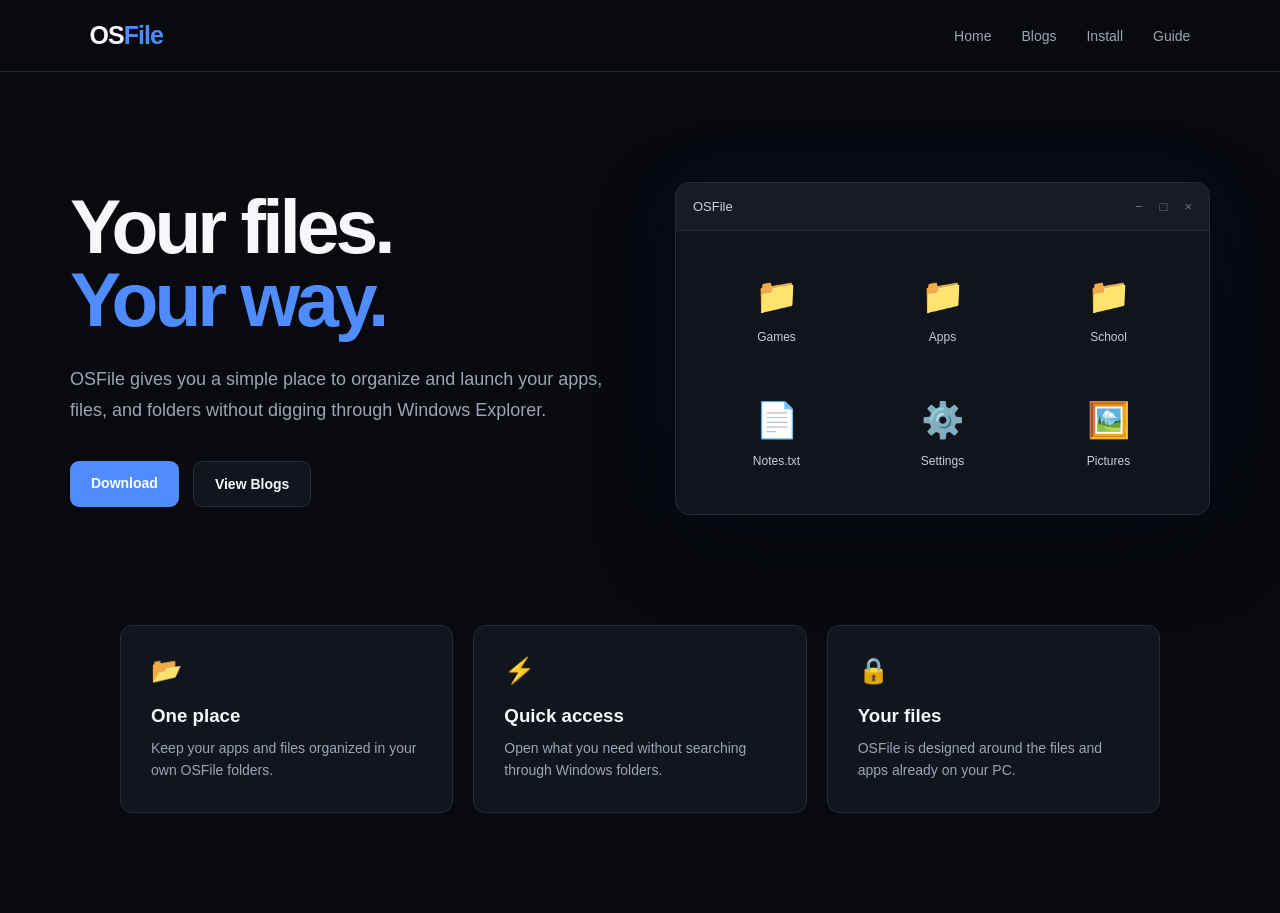
<file: index.html>
<!DOCTYPE html>
<html lang="en">
<head>
  <meta charset="UTF-8">
  <meta name="viewport" content="width=device-width, initial-scale=1.0">
  <link rel="icon" href="assets/logo.ico" type="image/x-icon">
  <title>OSFile</title>
  <link rel="stylesheet" href="css/style.css">
</head>
<body>

  <nav class="navbar">
    <a href="index.html" class="logo">OS<span>File</span></a>

    <div class="nav-links">
      <a href="index.html">Home</a>
      <a href="blogs/index.html">Blogs</a>
      <a href="install/index.html">Install</a>
      <a href="gide/index.html">Guide</a>
    </div>
  </nav>

  <main class="hero">
    <div class="hero-content">
      

      <h1>Your files.<br><span>Your way.</span></h1>

      <p>
        OSFile gives you a simple place to organize and launch
        your apps, files, and folders without digging through Windows Explorer.
      </p>

      <div class="buttons">
        <a class="button primary" href="install/index.html">
          Download
        </a>

        <a class="button secondary" href="blogs/index.html">
          View Blogs
        </a>
      </div>
    </div>

    <div class="osfile-window">
      <div class="window-top">
        <span>OSFile</span>
        <div>
          <span>−</span>
          <span>□</span>
          <span>×</span>
        </div>
      </div>

      <div class="file-grid">
        <div class="file">
          <div class="file-icon folder">📁</div>
          <span>Games</span>
        </div>

        <div class="file">
          <div class="file-icon folder">📁</div>
          <span>Apps</span>
        </div>

        <div class="file">
          <div class="file-icon folder">📁</div>
          <span>School</span>
        </div>

        <div class="file">
          <div class="file-icon">📄</div>
          <span>Notes.txt</span>
        </div>

        <div class="file">
          <div class="file-icon">⚙️</div>
          <span>Settings</span>
        </div>

        <div class="file">
          <div class="file-icon">🖼️</div>
          <span>Pictures</span>
        </div>
      </div>
    </div>
  </main>

  <section class="features">
    <div class="feature">
      <div>📂</div>
      <h3>One place</h3>
      <p>Keep your apps and files organized in your own OSFile folders.</p>
    </div>

    <div class="feature">
      <div>⚡</div>
      <h3>Quick access</h3>
      <p>Open what you need without searching through Windows folders.</p>
    </div>

    <div class="feature">
      <div>🔒</div>
      <h3>Your files</h3>
      <p>OSFile is designed around the files and apps already on your PC.</p>
    </div>
  </section>

</body>
</html>
</file>
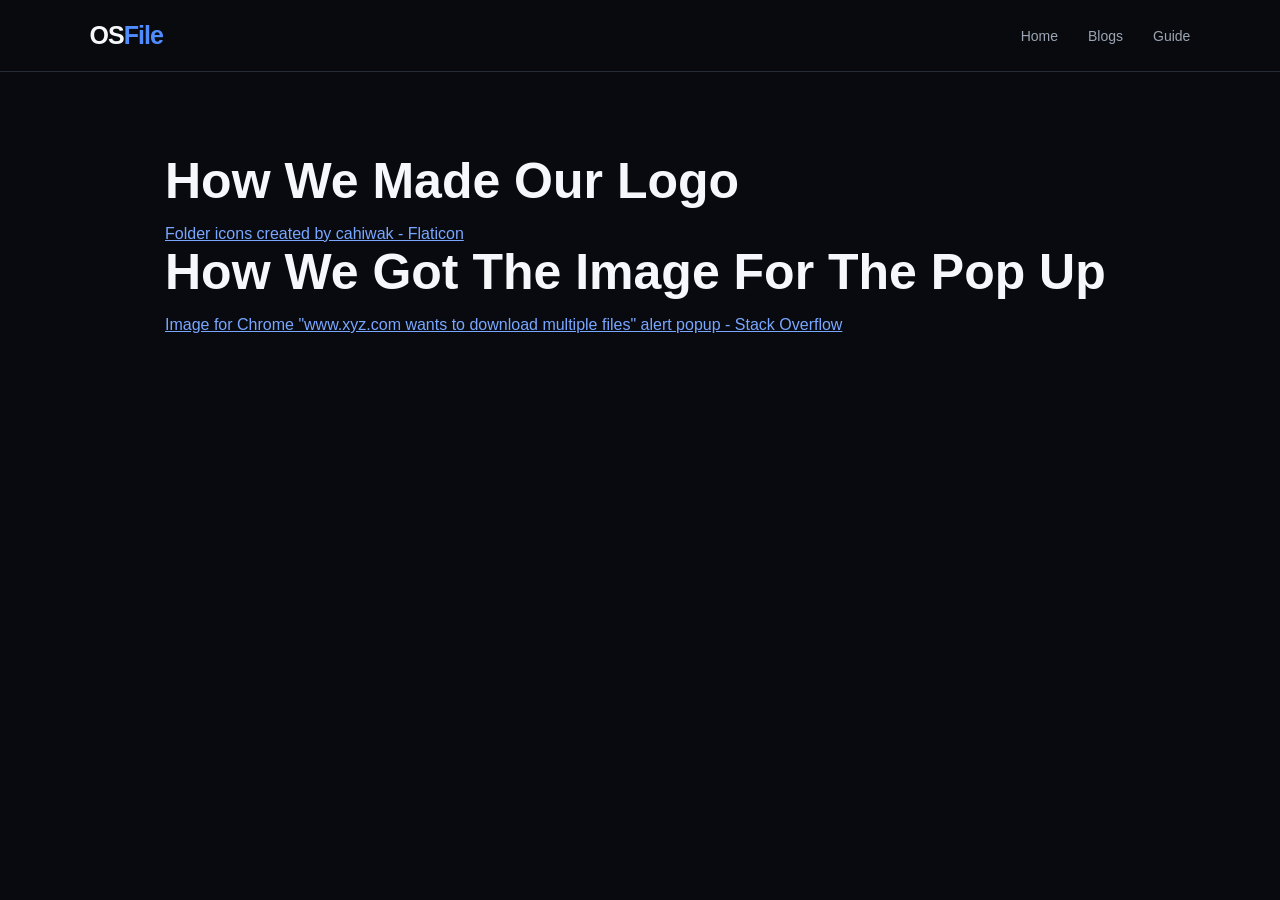
<file: assets/index.html>
<!DOCTYPE html>
<html lang="en">
<head>
    <meta charset="UTF-8">
    <meta name="viewport" content="width=device-width, initial-scale=1.0">
    <link rel="icon" href="logo.ico" type="image/x-icon">
    <title>Assets</title>
    <link rel="stylesheet" href="../css/style.css">
</head>
<body>
    
  <nav class="navbar">

    <a href="../index.html" class="logo">
      OS<span>File</span>
    </a>

    <div class="nav-links">
      <a href="../index.html">Home</a>
      <a href="../blogs/index.html">Blogs</a>
      <a href="../gide/index.html">Guide</a>
    </div>

  </nav>

  <main class="page">

    <h1 class="page-title">How We Made Our Logo</h1>

    <a class="assets-link" href="https://www.flaticon.com/free-icons/folder" title="folder icons">Folder icons created by cahiwak - Flaticon</a>
    
    <p></p>
    <h1 class="page-title">How We Got The Image For The Pop Up</h1>

    <a class="assets-link" href="https://stackoverflow.com/questions/57009515/handling-chrome-www-xyz-com-wants-to-download-multiple-files-alert-popup-in" title="stackoverflow question">Image for Chrome "www.xyz.com wants to download multiple files" alert popup - Stack Overflow</a>


   

  </main>
</body>
</html>
</file>
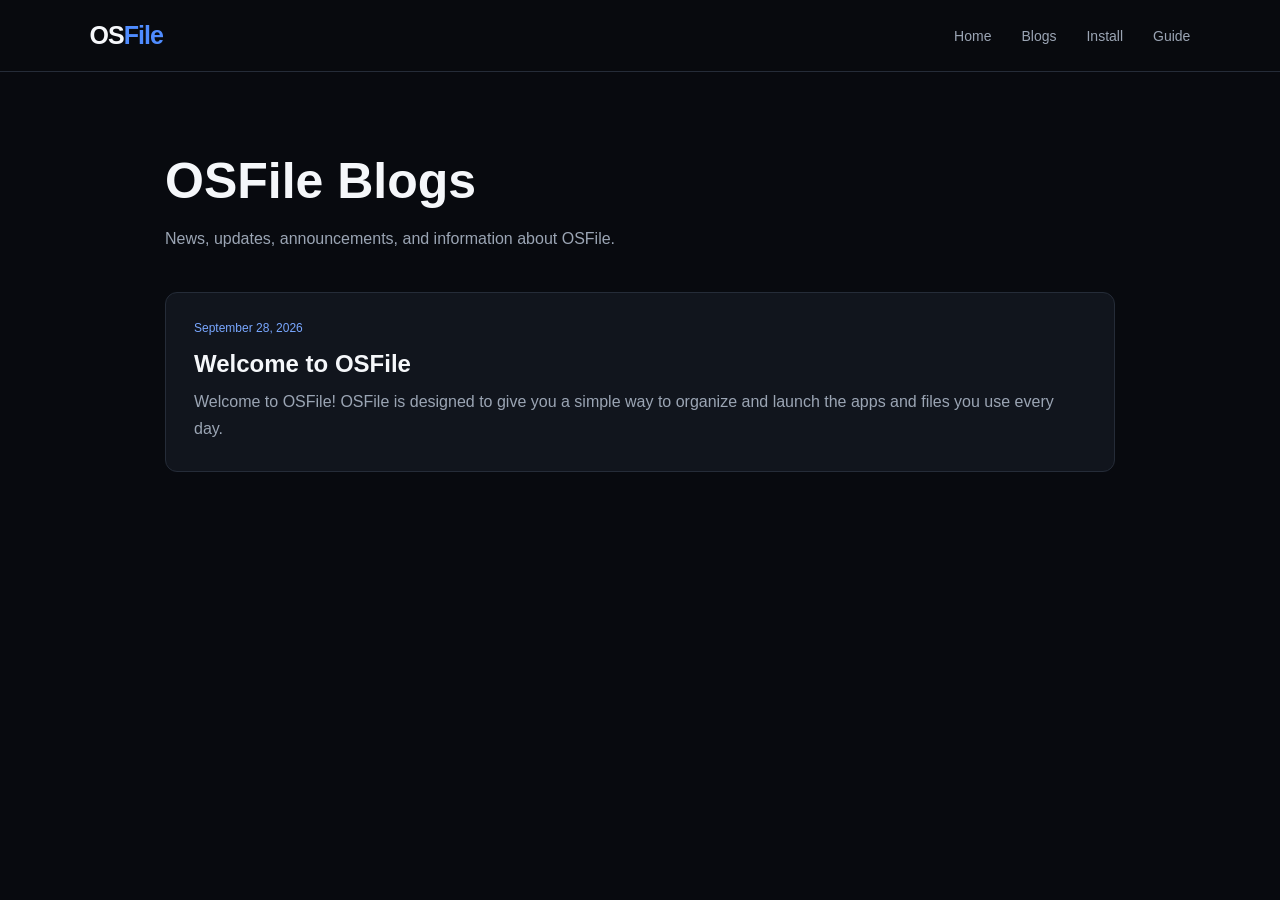
<file: blogs/index.html>
<!DOCTYPE html>
<html lang="en">
<head>
  <meta charset="UTF-8">
  <meta name="viewport" content="width=device-width, initial-scale=1.0">
  <link rel="icon" href="../assets/logo.ico" type="image/x-icon">

  <title>OSFile Blogs</title>

  <link rel="stylesheet" href="../css/style.css">
</head>

<body>

  <nav class="navbar">

    <a href="../index.html" class="logo">
      OS<span>File</span>
    </a>

    <div class="nav-links">
      <a href="../index.html">Home</a>
      <a href="index.html">Blogs</a>
      <a href="../install/index.html">Install</a>
      <a href="../gide/index.html">Guide</a>
    </div>

  </nav>

  <main class="page">

    <h1 class="page-title">OSFile Blogs</h1>

    <p class="page-description">
      News, updates, announcements, and information about OSFile.
    </p>

    <div id="blogList" class="blog-list"></div>

  </main>

  <script src="../js/app.js"></script>

</body>
</html>
</file>
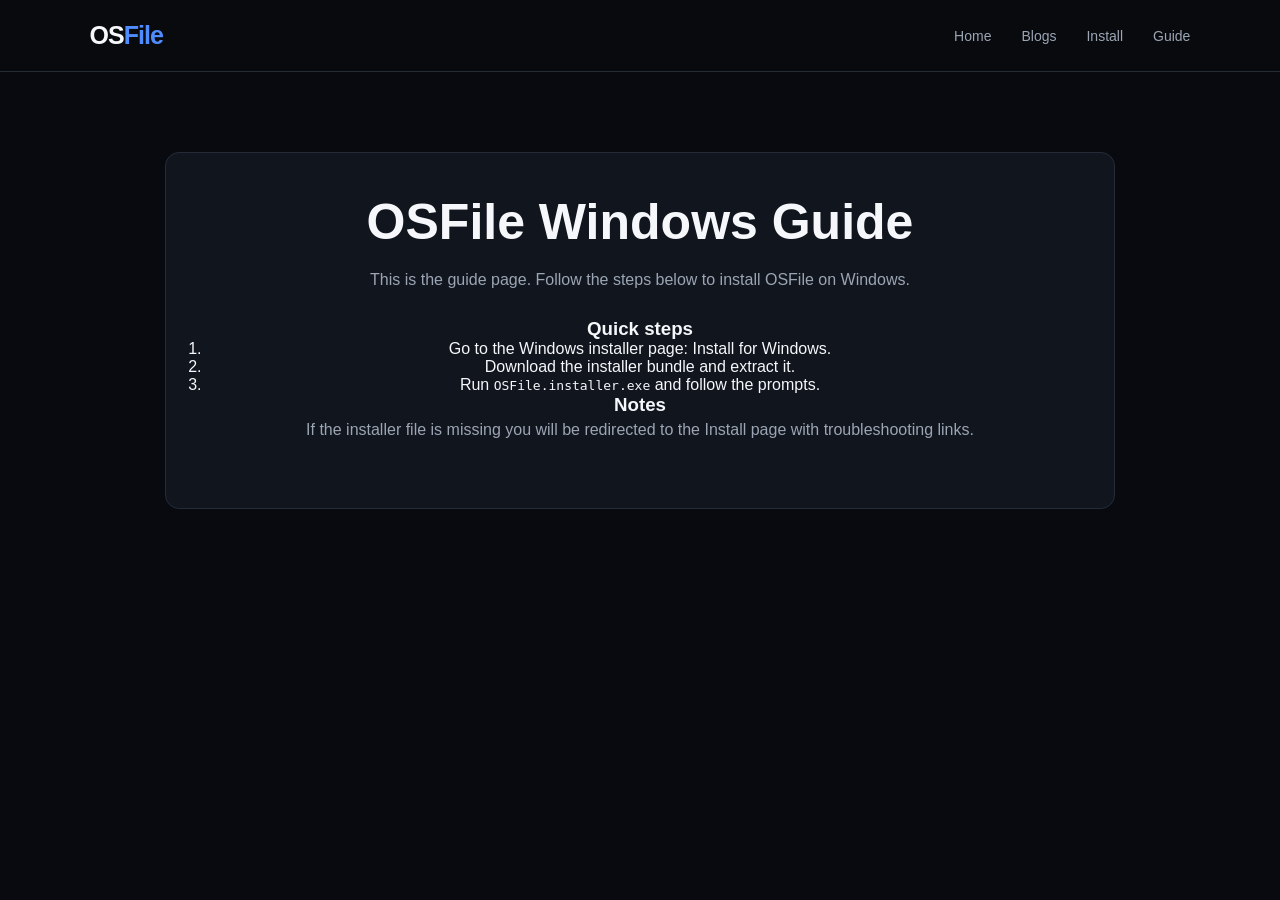
<file: gide/index.html>
<!DOCTYPE html>
<html lang="en">
<head>
  <meta charset="utf-8" />
  <meta name="viewport" content="width=device-width,initial-scale=1" />
  <link rel="icon" href="../assets/logo.ico" type="image/x-icon" />
  <title>Windows Download - OSFile</title>
  <link rel="stylesheet" href="../css/style.css" />
  <meta name="color-scheme" content="dark" />
</head>
<body>
  <nav class="navbar">
    <a href="../index.html" class="logo">OS<span>File</span></a>
    <div class="nav-links">
      <a href="../index.html">Home</a>
      <a href="../blogs/index.html">Blogs</a>
      <a href="../install/index.html">Install</a>
      <a href="index.html" aria-current="page">Guide</a>
    </div>
  </nav>

  <main class="page">
    <section class="install-card">
      <h1 class="page-title">OSFile Windows Guide</h1>

      <p class="page-description">This is the guide page. Follow the steps below to install OSFile on Windows.</p>

      <h3>Quick steps</h3>
      <ol>
        <li>Go to the Windows installer page: <a href="../install/win/index.html">Install for Windows</a>.</li>
        <li>Download the installer bundle and extract it.</li>
        <li>Run <code>OSFile.installer.exe</code> and follow the prompts.</li>
      </ol>

      <h3>Notes</h3>
      <p>If the installer file is missing you will be redirected to the Install page with troubleshooting links.</p>
    </section>
  </main>
</body>
</html>
</file>
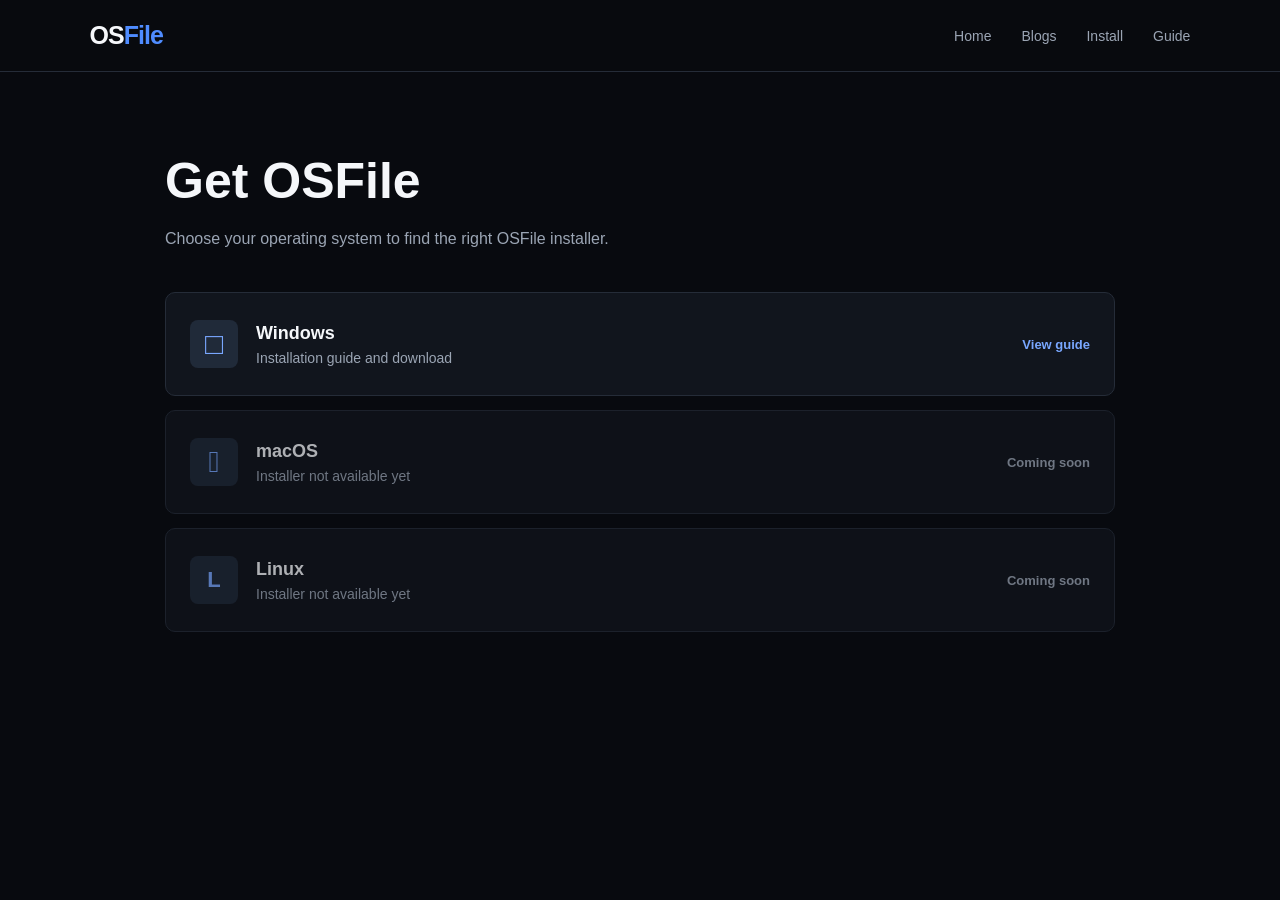
<file: install/index.html>
<!DOCTYPE html>
<html lang="en">
<head>
	<meta charset="UTF-8">
	<meta name="viewport" content="width=device-width, initial-scale=1.0">
	<link rel="icon" href="../assets/logo.ico" type="image/x-icon">
	<title>Install OSFile</title>
	<link rel="stylesheet" href="../css/style.css">
</head>
<body>
	<nav class="navbar">
		<a href="../index.html" class="logo">OS<span>File</span></a>
		<div class="nav-links">
            <a href="../index.html">Home</a>
            <a href="../blogs/index.html">Blogs</a>
            <a href="index.html" aria-current="page">Install</a>
			<a href="../gide/index.html">Guide</a>
		</div>
	</nav>

	<main class="page">
		<h1 class="page-title">Get OSFile</h1>
		<p class="page-description">Choose your operating system to find the right OSFile installer.</p>

        <section class="os-options" aria-label="Choose your operating system">
			<a class="os-option" href="win/index.html">
				<span class="os-option-icon" aria-hidden="true">&#9633;</span>
				<span class="os-option-copy">
					<strong>Windows</strong>
					<span>Installation guide and download</span>
				</span>
				<span class="os-option-action">View guide</span>
			</a>

			<div class="os-option unavailable" aria-label="macOS, coming soon">
				<span class="os-option-icon" aria-hidden="true">&#63743;</span>
				<span class="os-option-copy">
					<strong>macOS</strong>
					<span>Installer not available yet</span>
				</span>
				<span class="os-option-status">Coming soon</span>
			</div>

			<div class="os-option unavailable" aria-label="Linux, coming soon">
				<span class="os-option-icon linux-icon" aria-hidden="true">L</span>
				<span class="os-option-copy">
					<strong>Linux</strong>
					<span>Installer not available yet</span>
				</span>
				<span class="os-option-status">Coming soon</span>
			</div>
		</section>
	</main>
</body>
</html>
</file>
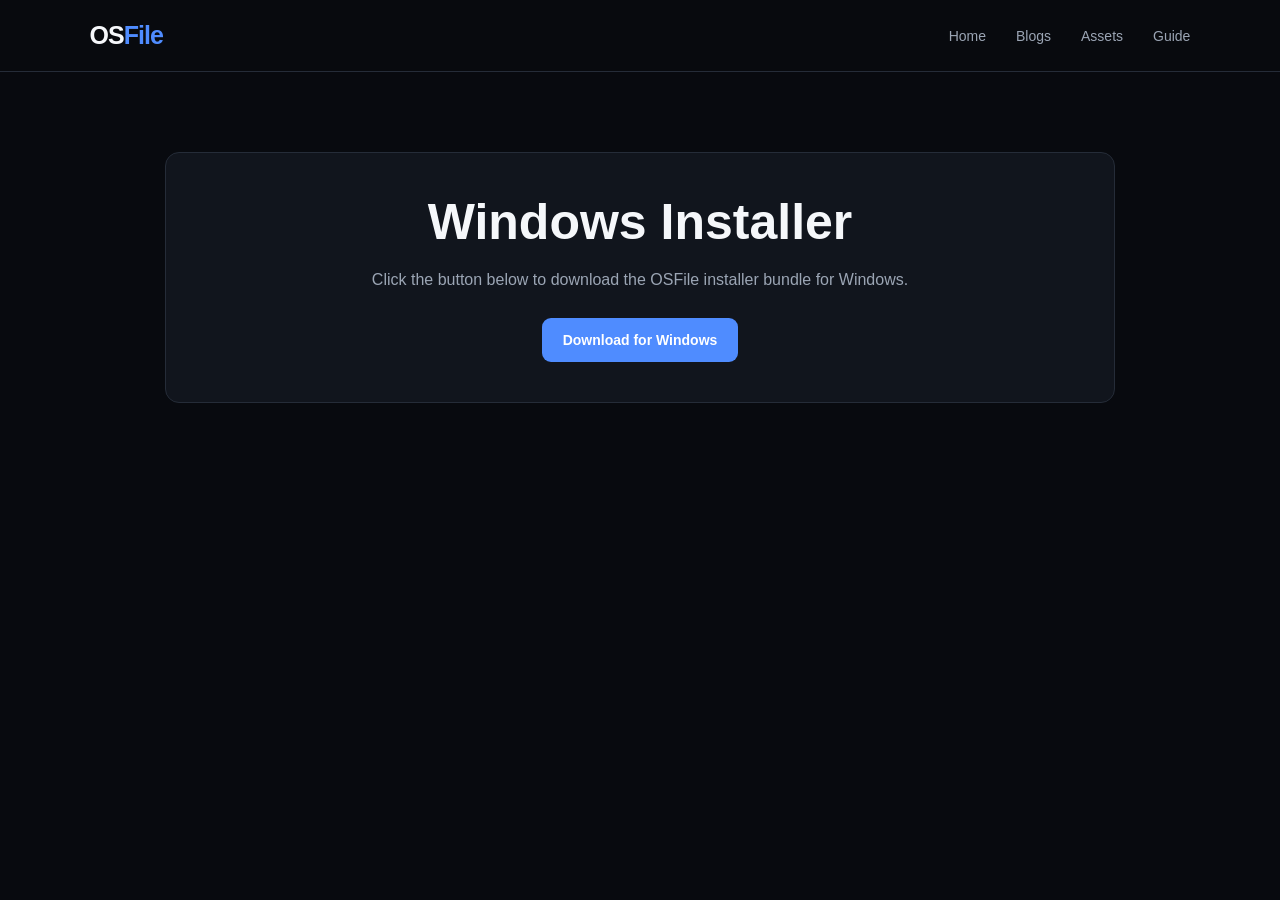
<file: install/win/index.html>
<!DOCTYPE html>
<html lang="en">
<head>
  <meta charset="UTF-8" />
  <meta name="viewport" content="width=device-width, initial-scale=1.0" />
  <link rel="icon" href="../../assets/logo.ico" type="image/x-icon" />
  <title>Windows Installer - OSFile</title>
  <link rel="stylesheet" href="../../css/style.css">
</head>
<body>
  <nav class="navbar">
    <a href="../../index.html" class="logo">OS<span>File</span></a>
    <div class="nav-links">
      <a href="../../index.html">Home</a>
      <a href="../../blogs/index.html">Blogs</a>
      <a href="../../assets/index.html">Assets</a>
      <a href="../../gide/index.html">Guide</a>
    </div>
  </nav>

  <main class="page">
    <section class="install-card">
      <h1 class="page-title">Windows Installer</h1>
      <p class="page-description">Click the button below to download the OSFile installer bundle for Windows.</p>

      <div style="display:flex;gap:12px;justify-content:center;margin-top:18px">
        <a class="button primary" href="../../installer/app/v/1.0/index.html?download=OSFileapp.zip">Download for Windows</a>
      </div>
    </section>
  </main>
</body>
</html>
</file>
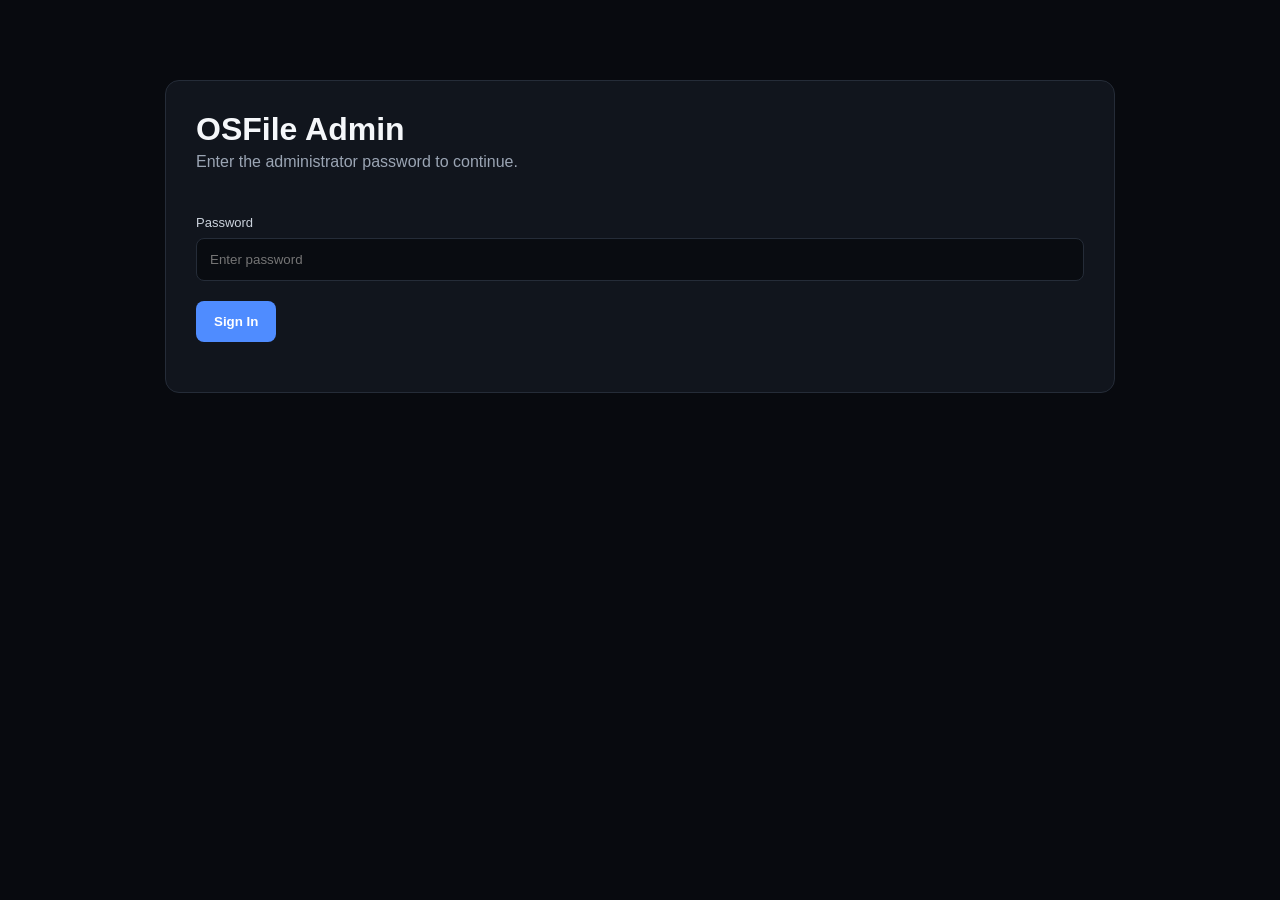
<file: user/admin/index.html>
<!DOCTYPE html>
<html lang="en">
<head>
    <meta charset="UTF-8">
    <meta name="viewport" content="width=device-width, initial-scale=1.0">
    <link rel="icon" href="../../assets/logo.ico" type="image/x-icon">

    <title>OSFile Admin</title>

    <link rel="stylesheet" href="../../css/style.css">
</head>

<body>

    <!-- LOGIN -->

    <main id="loginPage" class="page">

        <div class="admin-box">

            <h1>OSFile Admin</h1>

            <p class="page-description">
                Enter the administrator password to continue.
            </p>

            <form id="loginForm">

                <div class="form-group">

                    <label for="password">
                        Password
                    </label>

                    <input
                        id="password"
                        type="password"
                        placeholder="Enter password"
                        autocomplete="current-password"
                        required
                    >

                </div>

                <button
                    class="admin-button"
                    type="submit"
                >
                    Sign In
                </button>

            </form>

            <div
                id="loginError"
                class="status"
                style="color:#ff6b6b;"
            ></div>

        </div>

    </main>


    <!-- ADMIN DASHBOARD -->

    <main
        id="adminPage"
        class="page"
        style="display:none;"
    >

        <h1 class="page-title">
            OSFile Admin
        </h1>

        <p class="page-description">
            Manage your OSFile website.
        </p>


        <section class="admin-box">

            <h2>New Blog</h2>

            <br>

            <form id="blogForm">

                <div class="form-group">

                    <label for="blogTitle">
                        Blog title
                    </label>

                    <input
                        id="blogTitle"
                        type="text"
                        placeholder="Enter blog title..."
                        required
                    >

                </div>


                <div class="form-group">

                    <label for="blogContent">
                        Blog content
                    </label>

                    <textarea
                        id="blogContent"
                        placeholder="Write your blog..."
                        required
                    ></textarea>

                </div>


                <div class="admin-buttons">

                    <button
                        class="admin-button"
                        type="submit"
                    >
                        Publish Blog
                    </button>

                    <button
                        class="admin-button secondary"
                        type="button"
                        id="downloadBlogs"
                    >
                        Download Blog Data
                    </button>

                    <button
                        class="admin-button secondary"
                        type="button"
                        id="logoutButton"
                    >
                        Log Out
                    </button>

                </div>

            </form>


            <div
                id="status"
                class="status"
            ></div>

        </section>


        <br><br>


        <h2>Current Blogs</h2>

        <br>

        <div
            id="adminBlogList"
            class="blog-list"
        ></div>

    </main>


    <script src="admin.js"></script>

</body>
</html>
</file>
<file: css/style.css>
* {
  box-sizing: border-box;
  margin: 0;
  padding: 0;
}

:root {
  --background: #080a0f;
  --card: #11151d;
  --card-light: #181e28;
  --border: #252c38;
  --text: #f5f7fa;
  --muted: #9ba5b4;
  --blue: #4f8cff;
  --blue-light: #79a7ff;
}

body {
  font-family: Arial, Helvetica, sans-serif;
  background: var(--background);
  color: var(--text);
  min-height: 100vh;
}

a {
  color: inherit;
  text-decoration: none;
}

/* NAVBAR */

.navbar {
  height: 72px;
  padding: 0 7%;
  display: flex;
  align-items: center;
  justify-content: space-between;
  border-bottom: 1px solid var(--border);
  background: rgba(8, 10, 15, 0.9);
}

.logo {
  font-size: 25px;
  font-weight: 800;
  letter-spacing: -1px;
}

.logo span {
  color: var(--blue);
}

.nav-links {
  display: flex;
  gap: 30px;
}

.nav-links a {
  color: var(--muted);
  font-size: 14px;
  transition: 0.2s;
}

.nav-links a:hover {
  color: white;
}

/* HERO */

.hero {
  max-width: 1200px;
  margin: auto;
  padding: 110px 30px 80px;

  display: grid;
  grid-template-columns: 1fr 1fr;
  gap: 70px;

  align-items: center;
}

.badge {
  display: inline-block;
  border: 1px solid #30466e;
  color: var(--blue-light);
  background: #10192b;

  padding: 8px 13px;
  border-radius: 100px;

  font-size: 11px;
  font-weight: bold;
  letter-spacing: 1px;

  margin-bottom: 22px;
}

.hero h1 {
  font-size: clamp(50px, 6vw, 80px);
  line-height: 0.95;
  letter-spacing: -4px;
}

.hero h1 span {
  color: var(--blue);
}

.hero p {
  color: var(--muted);
  font-size: 18px;
  line-height: 1.7;

  max-width: 580px;
  margin-top: 28px;
}

.buttons {
  display: flex;
  gap: 14px;
  margin-top: 35px;
}

.button {
  padding: 14px 21px;
  border-radius: 9px;
  font-weight: bold;
  font-size: 14px;

  transition: 0.2s;
}

.button.primary {
  background: var(--blue);
  color: white;
}

.button.primary:hover {
  background: #3e79e7;
  transform: translateY(-2px);
}

.button.secondary {
  border: 1px solid var(--border);
  background: var(--card);
}

.button.secondary:hover {
  background: var(--card-light);
}

/* OSFILE WINDOW */

.osfile-window {
  background: #10141b;
  border: 1px solid var(--border);

  border-radius: 14px;
  overflow: hidden;

  box-shadow:
    0 30px 80px rgba(0, 0, 0, 0.45),
    0 0 80px rgba(60, 120, 255, 0.08);
}

.window-top {
  height: 48px;
  padding: 0 17px;

  background: #171c24;
  border-bottom: 1px solid var(--border);

  display: flex;
  justify-content: space-between;
  align-items: center;

  font-size: 13px;
  color: #c9d0da;
}

.window-top div {
  display: flex;
  gap: 17px;
  color: #687383;
}

.file-grid {
  padding: 30px;

  display: grid;
  grid-template-columns: repeat(3, 1fr);
  gap: 25px;
}

.file {
  padding: 15px;
  text-align: center;

  border-radius: 10px;
  transition: 0.2s;
}

.file:hover {
  background: #181e27;
}

.file-icon {
  font-size: 35px;
  margin-bottom: 10px;
}

.file span {
  font-size: 12px;
  color: #c7ced8;
}

/* FEATURES */

.features {
  max-width: 1100px;
  margin: auto;

  padding: 30px 30px 100px;

  display: grid;
  grid-template-columns: repeat(3, 1fr);
  gap: 20px;
}

.feature {
  padding: 30px;

  border: 1px solid var(--border);
  border-radius: 12px;

  background: var(--card);
}

.feature > div {
  font-size: 25px;
  margin-bottom: 20px;
}

.feature h3 {
  margin-bottom: 10px;
}

.feature p {
  color: var(--muted);
  line-height: 1.6;
  font-size: 14px;
}

/* PAGE */

.page {
  max-width: 1000px;
  margin: auto;
  padding: 80px 25px;
}

.page-title {
  font-size: 50px;
  margin-bottom: 15px;
}

.page-description {
  color: var(--muted);
  margin-bottom: 40px;
  line-height: 1.7;
}

/* BLOG */

.blog-list {
  display: grid;
  gap: 20px;
}

.blog-card {
  border: 1px solid var(--border);
  background: var(--card);

  padding: 28px;
  border-radius: 12px;
}

.blog-card h2 {
  margin-bottom: 10px;
}

.blog-date {
  color: var(--blue-light);
  font-size: 12px;
  margin-bottom: 15px;
}

.blog-card p {
  color: var(--muted);
  line-height: 1.7;
}

/* ADMIN */

.admin-box {
  border: 1px solid var(--border);
  background: var(--card);

  border-radius: 14px;
  padding: 30px;
}

.form-group {
  margin-bottom: 20px;
}

.form-group label {
  display: block;
  margin-bottom: 8px;
  font-size: 13px;
  color: #cbd2dc;
}

.form-group input,
.form-group textarea {
  width: 100%;

  background: #090c11;
  color: white;

  border: 1px solid var(--border);
  border-radius: 8px;

  padding: 13px;
  outline: none;

  font-family: inherit;
}

.form-group textarea {
  min-height: 220px;
  resize: vertical;
}

.form-group input:focus,
.form-group textarea:focus {
  border-color: var(--blue);
}

.admin-buttons {
  display: flex;
  gap: 10px;
}

.admin-button {
  border: none;
  padding: 13px 18px;

  border-radius: 8px;

  color: white;
  background: var(--blue);

  cursor: pointer;
  font-weight: bold;
}

.admin-button.secondary {
  background: #242b36;
}

.status {
  margin-top: 20px;
  color: #7ee2a8;
  font-size: 13px;
}

/* INSTALL */

.install-card {
  border: 1px solid var(--border);
  background: var(--card);

  border-radius: 14px;
  padding: 40px;

  text-align: center;
}

.windows-icon {
  font-size: 70px;
  margin-bottom: 20px;
}

.install-card h2 {
  margin-bottom: 15px;
}

.install-card p {
  color: var(--muted);
  line-height: 1.7;
  margin-bottom: 25px;
}

.os-options {
  display: grid;
  gap: 14px;
}

.os-option {
  min-height: 104px;
  padding: 20px 24px;
  display: grid;
  grid-template-columns: 48px 1fr auto;
  align-items: center;
  gap: 18px;
  border: 1px solid var(--border);
  border-radius: 10px;
  background: var(--card);
  transition: border-color 0.2s, background 0.2s, transform 0.2s;
}

a.os-option:hover {
  border-color: var(--blue);
  background: var(--card-light);
  transform: translateY(-2px);
}

.os-option-icon {
  width: 48px;
  height: 48px;
  display: grid;
  place-items: center;
  border-radius: 8px;
  background: #202a39;
  color: var(--blue-light);
  font-size: 30px;
  font-weight: bold;
}

.linux-icon {
  font-size: 22px;
}

.os-option-copy {
  display: grid;
  gap: 6px;
}

.os-option-copy strong {
  font-size: 18px;
}

.os-option-copy span {
  color: var(--muted);
  font-size: 14px;
}

.os-option-action,
.os-option-status {
  font-size: 13px;
  font-weight: bold;
}

.os-option-action {
  color: var(--blue-light);
}

.os-option-status {
  color: var(--muted);
}

.os-option.unavailable {
  opacity: 0.7;
}

/* MOBILE */

@media (max-width: 800px) {
  .navbar {
    padding: 0 20px;
  }

  .nav-links {
    gap: 12px;
  }

  .nav-links a {
    font-size: 12px;
  }

  .hero {
    grid-template-columns: 1fr;
    padding-top: 70px;
  }

  .features {
    grid-template-columns: 1fr;
  }

  .file-grid {
    grid-template-columns: repeat(2, 1fr);
  }

  .os-option {
    grid-template-columns: 42px 1fr;
    gap: 14px;
    padding: 18px;
  }

  .os-option-icon {
    width: 42px;
    height: 42px;
    font-size: 25px;
  }

  .os-option-action,
  .os-option-status {
    grid-column: 2;
  }
}

.assets-link
{
    color: var(--blue-light);
    text-decoration: underline;
}
</file>
